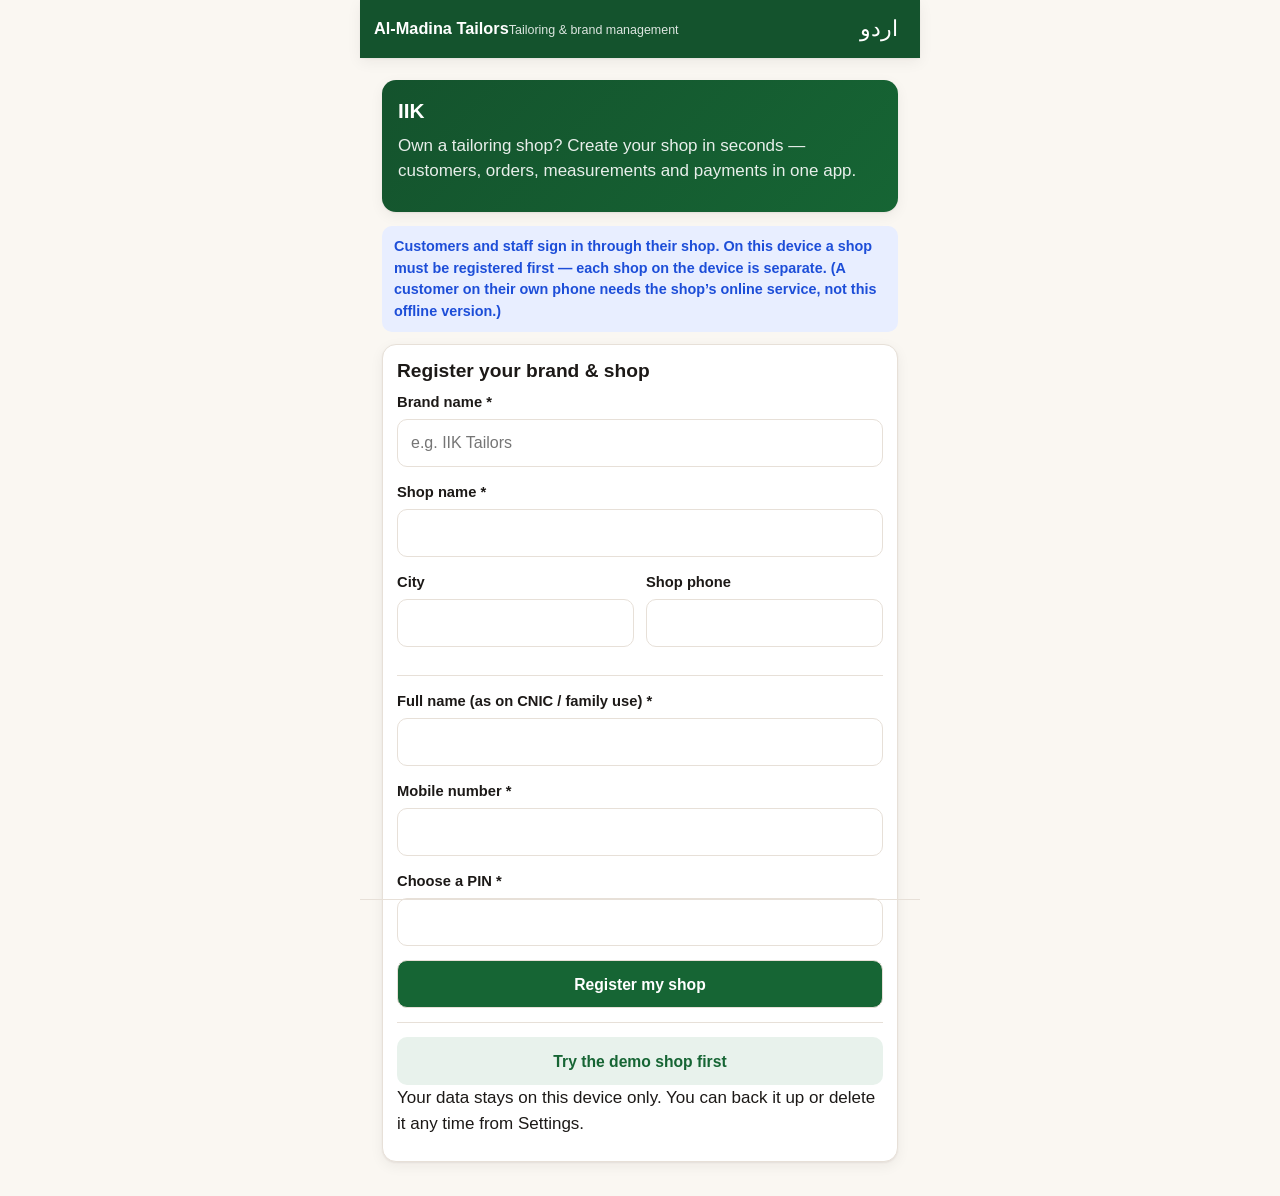
<file: index.html>
<!DOCTYPE html>
<html lang="en" dir="ltr">
<head>
  <meta charset="utf-8">
  <meta name="viewport" content="width=device-width, initial-scale=1, viewport-fit=cover">
  <meta name="theme-color" content="#14532d">
  <meta name="description" content="IIK — register your tailoring brand & shop. Men's and children's suit-stitching order management for Pakistan.">
  <title>IIK — Tailoring & Brand Management</title>
  <link rel="manifest" href="manifest.json">
  <link rel="icon" href="icons/icon-192.png">
  <link rel="apple-touch-icon" href="icons/icon-192.png">
  <link rel="stylesheet" href="css/app.css">
</head>
<body>
  <div id="app">
    <header class="topbar" id="topbar">
      <span class="brand"><span class="name">IIK</span><span class="sub">…</span></span>
    </header>
    <main class="content"><div id="view"><div class="card center">Loading…</div></div></main>
    <nav class="bottom-nav" id="bottomnav"></nav>
  </div>
  <div id="toast"></div>

  <script src="js/core.js"></script>
  <script src="js/i18n.js"></script>
  <script src="js/db.js"></script>
  <script src="js/app.js"></script>
  <script src="js/staff.js"></script>
  <script>
    if ('serviceWorker' in navigator) {
      window.addEventListener('load', function () {
        navigator.serviceWorker.register('service-worker.js').catch(function () {});
      });
    }
  </script>
</body>
</html>
</file>
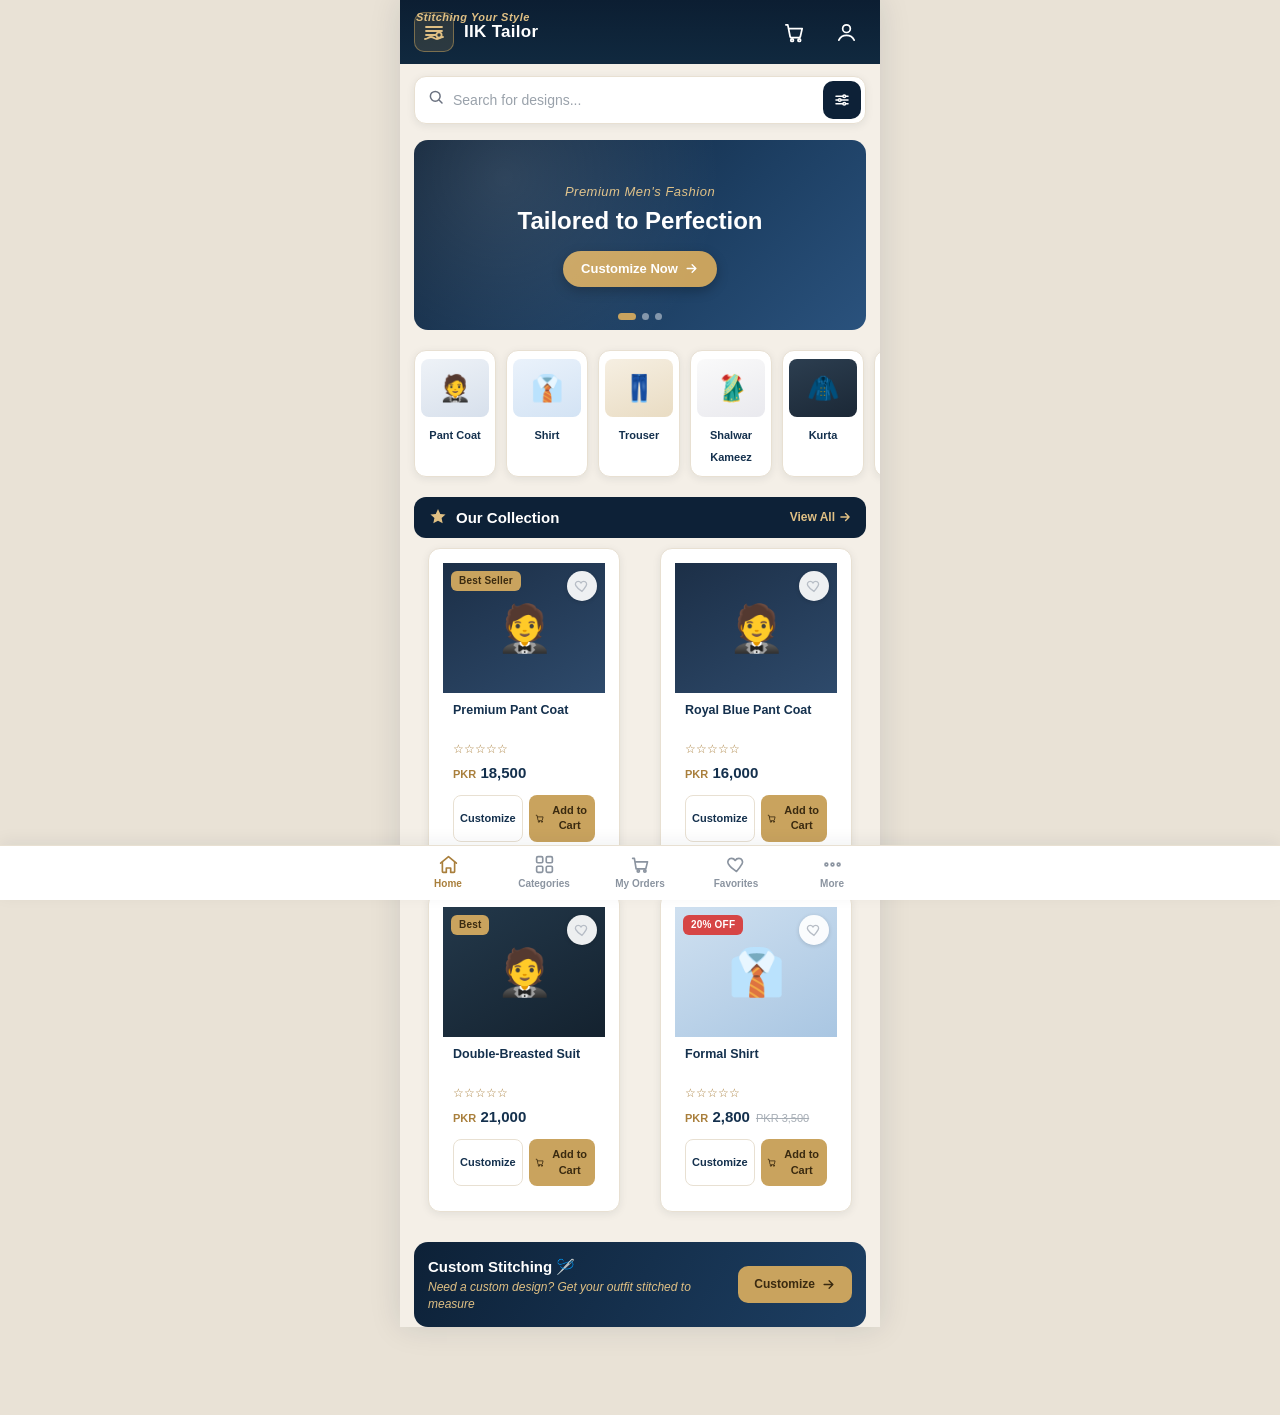
<file: home.html>
<!DOCTYPE html>
<html lang="en">
<head>
  <meta charset="utf-8">
  <meta name="viewport" content="width=device-width, initial-scale=1, viewport-fit=cover">
  <meta name="theme-color" content="#0d2137">
  <meta name="description" content="IIK Tailor — Stitching Your Style. Premium men's fashion and custom tailoring.">
  <title>IIK Tailor — Stitching Your Style</title>
  <link rel="manifest" href="manifest.json">
  <link rel="stylesheet" href="css/home.css">
</head>
<body>
<div class="shell">

  <!-- ===== Top bar ===== -->
  <header class="topbar">
    <div class="brand">
      <span class="logo" aria-hidden="true">
        <svg viewBox="0 0 24 24" fill="none" stroke="currentColor" stroke-width="1.8" stroke-linecap="round" stroke-linejoin="round">
          <path d="M4 7h16M4 11h16M4 15h10"/>
          <circle cx="17" cy="15" r="2.6"/>
          <path d="M3 19c3 0 3-2 6-2s3 2 6 2 3-2 6-2"/>
        </svg>
      </span>
      <span class="titles">
        <span class="name">IIK Tailor</span>
        <span class="tag">Stitching Your Style</span>
      </span>
    </div>
    <div class="top-actions">
      <button class="icon-btn" id="cartBtn" aria-label="Cart">
        <svg viewBox="0 0 24 24" fill="none" stroke="currentColor" stroke-width="1.8" stroke-linecap="round" stroke-linejoin="round">
          <path d="M3 4h2l2.4 12.2a1.5 1.5 0 0 0 1.5 1.2h7.7a1.5 1.5 0 0 0 1.5-1.2L20 8H6"/>
          <circle cx="9.5" cy="20" r="1.4"/><circle cx="17" cy="20" r="1.4"/>
        </svg>
        <span class="badge" id="cartCount">0</span>
      </button>
      <button class="icon-btn" id="accountBtn" aria-label="Account">
        <svg viewBox="0 0 24 24" fill="none" stroke="currentColor" stroke-width="1.8" stroke-linecap="round" stroke-linejoin="round">
          <circle cx="12" cy="8" r="4"/><path d="M4 20c1.5-3.4 4.4-5 8-5s6.5 1.6 8 5"/>
        </svg>
      </button>
    </div>
  </header>

  <!-- ===== Search ===== -->
  <div class="search-wrap">
    <label class="search">
      <span class="mag"><svg viewBox="0 0 24 24" fill="none" stroke="currentColor" stroke-width="2" stroke-linecap="round"><circle cx="11" cy="11" r="6.5"/><path d="m20 20-3.6-3.6"/></svg></span>
      <input type="search" id="searchInput" placeholder="Search for designs..." aria-label="Search for designs">
      <button class="filter" aria-label="Filters">
        <svg viewBox="0 0 24 24" fill="none" stroke="currentColor" stroke-width="2" stroke-linecap="round"><path d="M4 7h9M17 7h3M4 12h3M11 12h9M4 17h9M17 17h3"/><circle cx="15" cy="7" r="1.8"/><circle cx="9" cy="12" r="1.8"/><circle cx="15" cy="17" r="1.8"/></svg>
      </button>
    </label>
  </div>

  <!-- ===== Views ===== -->
  <main id="views">

    <!-- Sign in (Customer / Staff) -->
    <section class="view hidden" id="view-login"></section>

    <!-- Home -->
    <section class="view" id="view-home">
      <div class="hero" id="hero">
        <div class="track" id="heroTrack">
          <div class="slide s1">
            <span class="kicker">Premium Men's Fashion</span>
            <span class="title">Tailored to Perfection</span>
            <button class="cta">Customize Now
              <svg viewBox="0 0 24 24" fill="none" stroke="currentColor" stroke-width="2.2" stroke-linecap="round" stroke-linejoin="round"><path d="M5 12h14m-6-6 6 6-6 6"/></svg>
            </button>
          </div>
          <div class="slide s2">
            <span class="kicker">Wedding &amp; Events</span>
            <span class="title">Made-to-Measure Suits</span>
            <button class="cta">Book a Fitting
              <svg viewBox="0 0 24 24" fill="none" stroke="currentColor" stroke-width="2.2" stroke-linecap="round" stroke-linejoin="round"><path d="M5 12h14m-6-6 6 6-6 6"/></svg>
            </button>
          </div>
          <div class="slide s3">
            <span class="kicker">Festive Collection</span>
            <span class="title">Elegant Shalwar Kameez</span>
            <button class="cta">Shop Now
              <svg viewBox="0 0 24 24" fill="none" stroke="currentColor" stroke-width="2.2" stroke-linecap="round" stroke-linejoin="round"><path d="M5 12h14m-6-6 6 6-6 6"/></svg>
            </button>
          </div>
        </div>
        <div class="dots" id="heroDots">
          <button class="on" aria-label="Slide 1"></button>
          <button aria-label="Slide 2"></button>
          <button aria-label="Slide 3"></button>
        </div>
      </div>

      <nav class="chips" id="home-chips" aria-label="Categories"></nav>

      <div class="section-head">
        <span class="left">
          <span class="star"><svg viewBox="0 0 24 24" fill="currentColor"><path d="M12 2.5l2.7 5.8 6.3.7-4.7 4.3 1.3 6.2L12 16.6 6.4 19.5l1.3-6.2L3 9l6.3-.7z"/></svg></span>
          Our Collection
        </span>
        <a class="view" href="#" id="viewAll">View All
          <svg viewBox="0 0 24 24" fill="none" stroke="currentColor" stroke-width="2.4" stroke-linecap="round" stroke-linejoin="round"><path d="M5 12h14m-6-6 6 6-6 6"/></svg>
        </a>
      </div>

      <div class="grid" id="home-grid"></div>

      <div class="promo">
        <div class="txt">
          <div class="h">Custom Stitching 🪡</div>
          <div class="s">Need a custom design? Get your outfit stitched to measure</div>
        </div>
        <button class="btn" id="customizeBtn">Customize
          <svg viewBox="0 0 24 24" fill="none" stroke="currentColor" stroke-width="2.2" stroke-linecap="round" stroke-linejoin="round"><path d="M5 12h14m-6-6 6 6-6 6"/></svg>
        </button>
      </div>
    </section>

    <!-- Categories -->
    <section class="view hidden" id="view-search"></section>

    <!-- Categories -->
    <section class="view hidden" id="view-categories"></section>

    <!-- Product detail -->
    <section class="view hidden" id="view-product"></section>

    <!-- Cart -->
    <section class="view hidden" id="view-cart"></section>

    <!-- Favorites -->
    <section class="view hidden" id="view-favorites"></section>

    <!-- Orders -->
    <section class="view hidden" id="view-orders"></section>

    <!-- More -->
    <section class="view hidden" id="view-more"></section>

    <!-- Custom stitching wizard -->
    <section class="view hidden" id="view-custom"></section>

    <!-- Owner / Manager dashboard -->
    <section class="view hidden" id="view-manager"></section>

  </main>
</div><!-- /shell -->

<!-- ===== Bottom nav ===== -->
<nav class="bottomnav" aria-label="Main">
  <div class="inner">
    <a class="nav-item on" href="#" data-view="home">
      <svg viewBox="0 0 24 24" fill="none" stroke="currentColor" stroke-width="1.9" stroke-linecap="round" stroke-linejoin="round"><path d="M3 10.5 12 3l9 7.5"/><path d="M5 9.5V20a1 1 0 0 0 1 1h3.5v-5h5v5H18a1 1 0 0 0 1-1V9.5"/></svg>
      Home
    </a>
    <a class="nav-item" href="#" data-view="categories">
      <svg viewBox="0 0 24 24" fill="none" stroke="currentColor" stroke-width="1.9" stroke-linecap="round" stroke-linejoin="round"><rect x="3" y="3" width="7" height="7" rx="1.5"/><rect x="14" y="3" width="7" height="7" rx="1.5"/><rect x="3" y="14" width="7" height="7" rx="1.5"/><rect x="14" y="14" width="7" height="7" rx="1.5"/></svg>
      Categories
    </a>
    <a class="nav-item" href="#" data-view="orders">
      <svg viewBox="0 0 24 24" fill="none" stroke="currentColor" stroke-width="1.9" stroke-linecap="round" stroke-linejoin="round"><path d="M3 5h2l2 12h11l2-8H7"/><circle cx="9.5" cy="19.5" r="1.3"/><circle cx="17" cy="19.5" r="1.3"/></svg>
      My Orders
    </a>
    <a class="nav-item" href="#" data-view="favorites">
      <svg viewBox="0 0 24 24" fill="none" stroke="currentColor" stroke-width="1.9" stroke-linecap="round" stroke-linejoin="round"><path d="M12 20s-7-4.4-9.3-8.6C1 8.5 3 5 6.3 5c2 0 3.4 1.1 4.2 2.4.8-1.3 2.2-2.4 4.2-2.4C18 5 20 8.5 18.3 11.4 16 15.6 12 20 12 20z"/></svg>
      Favorites
    </a>
    <a class="nav-item" href="#" data-view="more">
      <svg viewBox="0 0 24 24" fill="none" stroke="currentColor" stroke-width="1.9" stroke-linecap="round" stroke-linejoin="round"><circle cx="5" cy="12" r="1.6"/><circle cx="12" cy="12" r="1.6"/><circle cx="19" cy="12" r="1.6"/></svg>
      More
    </a>
  </div>
</nav>

<div id="toast"></div>

<script src="js/store.js"></script>
<script>
/* Hero carousel (home view only) */
(function () {
  var track = document.getElementById('heroTrack');
  var dots = Array.prototype.slice.call(document.querySelectorAll('#heroDots button'));
  var idx = 0, timer;
  function go(i) {
    idx = (i + dots.length) % dots.length;
    track.style.transform = 'translateX(-' + (idx * 100) + '%)';
    dots.forEach(function (d, j) { d.classList.toggle('on', j === idx); });
  }
  function auto() { clearInterval(timer); timer = setInterval(function () { go(idx + 1); }, 4000); }
  dots.forEach(function (d, i) { d.addEventListener('click', function () { go(i); auto(); }); });
  auto();
  var viewAll = document.getElementById('viewAll');
  if (viewAll) viewAll.addEventListener('click', function (e) { e.preventDefault(); window.Store.show('categories'); });
  var customize = document.getElementById('customizeBtn');
  if (customize) customize.addEventListener('click', function () { window.Store.show('custom'); });
})();
</script>
</body>
</html>
</file>
<file: css/app.css>
/* =====================================================================
   app.css — Design system. Mobile-first, RTL-aware, warm & trustworthy.
   ===================================================================== */
:root {
  --bg: #faf7f2;
  --surface: #ffffff;
  --surface-2: #f4efe8;
  --ink: #1c1917;
  --ink-2: #57534e;
  --ink-3: #a8a29e;
  --line: #e7e0d8;
  --primary: #14532d;
  --primary-2: #166534;
  --primary-soft: #e8f2ec;
  --accent: #b45309;
  --accent-2: #d97706;
  --accent-soft: #fdf1e3;
  --danger: #b91c1c;
  --danger-soft: #fdecec;
  --info: #1d4ed8;
  --info-soft: #e8eeff;
  --ok: #15803d;
  --ok-soft: #e7f5ea;
  --warn: #a16207;
  --warn-soft: #fdf5e0;
  --radius: 14px;
  --radius-sm: 10px;
  --shadow: 0 1px 2px rgba(28,25,23,.06), 0 4px 14px rgba(28,25,23,.06);
  --shadow-lg: 0 8px 30px rgba(28,25,23,.16);
  --tap: 48px;
  --maxw: 560px;
}

* { box-sizing: border-box; }
html, body { margin: 0; padding: 0; }
body {
  font-family: -apple-system, "Segoe UI", Roboto, "Noto Nastaliq Urdu", "Noto Naskh Arabic", Arial, sans-serif;
  background: var(--bg);
  color: var(--ink);
  line-height: 1.5;
  font-size: 16px;
  -webkit-text-size-adjust: 100%;
  min-height: 100vh;
}
[dir="rtl"] body, [dir="rtl"] input, [dir="rtl"] textarea { font-family: "Noto Nastaliq Urdu", "Noto Naskh Arabic", "Segoe UI", Arial, sans-serif; }
a { color: var(--primary-2); text-decoration: none; }
button { font: inherit; cursor: pointer; }
input, select, textarea { font: inherit; color: var(--ink); }
h1, h2, h3, h4 { margin: 0 0 .4em; line-height: 1.25; font-weight: 700; }
h1 { font-size: 1.5rem; }
h2 { font-size: 1.2rem; }
h3 { font-size: 1.05rem; }
p { margin: 0 0 .6em; }
small { color: var(--ink-2); }
.muted { color: var(--ink-2); }
.center { text-align: center; }

/* ---------- App shell ---------- */
#app { max-width: var(--maxw); margin: 0 auto; min-height: 100vh; display: flex; flex-direction: column; }
header.topbar {
  position: sticky; top: 0; z-index: 40;
  background: var(--primary); color: #fff;
  display: flex; align-items: center; gap: 10px;
  padding: 10px 14px; min-height: 56px;
  box-shadow: var(--shadow);
}
header.topbar .logo { width: 36px; height: 36px; border-radius: 8px; object-fit: cover; background: rgba(255,255,255,.15); flex: none; }
header.topbar .brand { flex: 1; min-width: 0; }
header.topbar .brand .name { font-weight: 700; font-size: 1.02rem; white-space: nowrap; overflow: hidden; text-overflow: ellipsis; }
header.topbar .brand .sub { font-size: .78rem; opacity: .85; white-space: nowrap; overflow: hidden; text-overflow: ellipsis; }
header.topbar .icon-btn { color: #fff; }

main.content { flex: 1; padding: 14px; padding-bottom: 84px; }
nav.bottom-nav {
  position: fixed; bottom: 0; left: 0; right: 0; z-index: 40;
  max-width: var(--maxw); margin: 0 auto;
  background: var(--surface); border-top: 1px solid var(--line);
  display: flex; overflow-x: auto;
  padding-bottom: env(safe-area-inset-bottom, 0);
}
nav.bottom-nav button {
  flex: 1; min-width: 64px; border: none; background: none;
  padding: 8px 4px 10px; color: var(--ink-2);
  display: flex; flex-direction: column; align-items: center; gap: 2px;
  font-size: .68rem; white-space: nowrap;
}
nav.bottom-nav button .ic { font-size: 1.35rem; line-height: 1; }
nav.bottom-nav button.active { color: var(--primary-2); font-weight: 700; }
nav.bottom-nav button .badge {
  position: absolute; margin-top: -2px;
  min-width: 16px; height: 16px; padding: 0 4px; border-radius: 8px;
  background: var(--danger); color: #fff; font-size: .6rem; font-weight: 700;
  display: flex; align-items: center; justify-content: center;
}

/* ---------- Cards & surfaces ---------- */
.card { background: var(--surface); border: 1px solid var(--line); border-radius: var(--radius); padding: 14px; margin-bottom: 12px; box-shadow: var(--shadow); }
.card.tinted { background: var(--surface-2); }
.card.tap { cursor: pointer; transition: transform .05s ease; }
.card.tap:active { transform: scale(.99); }
.card-row { display: flex; align-items: center; gap: 10px; }
.card-row .grow { flex: 1; min-width: 0; }
.hero {
  background: linear-gradient(135deg, var(--primary), var(--primary-2));
  color: #fff; border-radius: var(--radius); padding: 18px 16px; margin-bottom: 14px;
  box-shadow: var(--shadow);
}
.hero h1 { font-size: 1.3rem; }
.hero p { opacity: .9; }
.section-title { font-size: .82rem; text-transform: uppercase; letter-spacing: .04em; color: var(--ink-3); margin: 18px 0 8px; font-weight: 700; }

/* ---------- Buttons ---------- */
.btn {
  display: inline-flex; align-items: center; justify-content: center; gap: 8px;
  min-height: var(--tap); padding: 0 18px; border-radius: var(--radius-sm);
  border: 1px solid transparent; font-weight: 700; font-size: .98rem;
  background: var(--surface); color: var(--ink); border-color: var(--line);
  transition: filter .1s ease, transform .05s ease;
  text-align: center;
}
.btn:active { transform: scale(.98); }
.btn.primary { background: var(--primary-2); color: #fff; }
.btn.accent { background: var(--accent); color: #fff; }
.btn.ghost { background: transparent; border-color: var(--line); }
.btn.danger { background: var(--danger-soft); color: var(--danger); border-color: transparent; }
.btn.soft { background: var(--primary-soft); color: var(--primary-2); border-color: transparent; }
.btn.block { display: flex; width: 100%; }
.btn.sm { min-height: 36px; padding: 0 12px; font-size: .86rem; border-radius: 8px; }
.btn:disabled { opacity: .5; cursor: not-allowed; }
.btn-row { display: flex; gap: 10px; flex-wrap: wrap; }
.btn-row .btn { flex: 1; }
.btn-row .btn.auto { flex: none; }

.icon-btn {
  border: none; background: none; font-size: 1.4rem; line-height: 1;
  padding: 8px; border-radius: 10px; color: var(--ink-2);
}

/* ---------- Forms ---------- */
.field { margin-bottom: 14px; }
.field label { display: block; font-weight: 600; margin-bottom: 6px; font-size: .92rem; }
.field label .req { color: var(--danger); }
.field .hint { font-size: .8rem; color: var(--ink-3); margin-top: 4px; }
.input, select.input, textarea.input {
  width: 100%; min-height: var(--tap); padding: 11px 13px;
  border: 1px solid var(--line); border-radius: var(--radius-sm);
  background: var(--surface); font-size: 1rem;
}
textarea.input { min-height: 88px; resize: vertical; }
.input:focus { outline: 2px solid var(--primary-2); outline-offset: 1px; border-color: transparent; }
.input.err { border-color: var(--danger); }
.field-err { color: var(--danger); font-size: .8rem; margin-top: 4px; }
.form-grid { display: grid; grid-template-columns: 1fr 1fr; gap: 0 12px; }
.form-grid .full { grid-column: 1 / -1; }
.check { display: flex; align-items: center; gap: 10px; padding: 10px 0; }
.check input { width: 22px; height: 22px; }

/* ---------- Chips / badges / tags ---------- */
.chip { display: inline-flex; align-items: center; gap: 6px; padding: 8px 14px; border-radius: 999px; border: 1px solid var(--line); background: var(--surface); font-weight: 600; font-size: .9rem; min-height: 40px; }
.chip.selected { background: var(--primary-2); color: #fff; border-color: var(--primary-2); }
.chip-row { display: flex; gap: 8px; flex-wrap: wrap; }
.badge { display: inline-flex; align-items: center; padding: 3px 10px; border-radius: 999px; font-size: .74rem; font-weight: 700; white-space: nowrap; }
.badge.ok { background: var(--ok-soft); color: var(--ok); }
.badge.warn { background: var(--warn-soft); color: var(--warn); }
.badge.danger { background: var(--danger-soft); color: var(--danger); }
.badge.info { background: var(--info-soft); color: var(--info); }
.badge.soft { background: var(--surface-2); color: var(--ink-2); }
.badge.dark { background: var(--primary-soft); color: var(--primary-2); }
.tag { display: inline-block; padding: 2px 8px; border-radius: 6px; background: var(--surface-2); font-size: .78rem; color: var(--ink-2); }

/* ---------- Stepper / progress ---------- */
.stepper { display: flex; align-items: center; overflow-x: auto; padding: 4px 0 10px; }
.stepper .step { display: flex; flex-direction: column; align-items: center; min-width: 74px; flex: 1; }
.stepper .dot { width: 30px; height: 30px; border-radius: 50%; display: flex; align-items: center; justify-content: center; font-size: .8rem; font-weight: 700; background: var(--surface-2); color: var(--ink-3); border: 2px solid var(--line); }
.stepper .step.done .dot { background: var(--primary-2); color: #fff; border-color: var(--primary-2); }
.stepper .step.current .dot { background: var(--accent); color: #fff; border-color: var(--accent); }
.stepper .lbl { font-size: .66rem; margin-top: 4px; color: var(--ink-2); text-align: center; max-width: 80px; }
.progress-track { height: 8px; border-radius: 6px; background: var(--surface-2); overflow: hidden; }
.progress-track > div { height: 100%; background: var(--primary-2); border-radius: 6px; }

/* ---------- Lists ---------- */
.list { list-style: none; margin: 0; padding: 0; }
.list li { padding: 12px 4px; border-bottom: 1px solid var(--line); display: flex; align-items: center; gap: 10px; }
.list li:last-child { border-bottom: none; }
.kv { display: flex; justify-content: space-between; gap: 12px; padding: 7px 0; border-bottom: 1px dashed var(--line); }
.kv:last-child { border-bottom: none; }
.kv .k { color: var(--ink-2); flex: none; }
.kv .v { text-align: end; font-weight: 600; word-break: break-word; }
.stat-grid { display: grid; grid-template-columns: 1fr 1fr; gap: 10px; }
.stat { background: var(--surface); border: 1px solid var(--line); border-radius: var(--radius-sm); padding: 12px; }
.stat .n { font-size: 1.35rem; font-weight: 800; }
.stat .l { font-size: .76rem; color: var(--ink-2); }

/* ---------- Tabs ---------- */
.tabs { display: flex; gap: 6px; overflow-x: auto; border-bottom: 1px solid var(--line); margin-bottom: 12px; }
.tabs button { border: none; background: none; padding: 10px 14px; font-weight: 700; color: var(--ink-2); border-bottom: 3px solid transparent; white-space: nowrap; }
.tabs button.active { color: var(--primary-2); border-bottom-color: var(--primary-2); }

/* ---------- Table (desktop-friendly) ---------- */
.table-wrap { overflow-x: auto; }
table.data { width: 100%; border-collapse: collapse; font-size: .9rem; }
table.data th, table.data td { padding: 9px 8px; text-align: start; border-bottom: 1px solid var(--line); white-space: nowrap; }
table.data th { color: var(--ink-2); font-size: .78rem; text-transform: uppercase; letter-spacing: .03em; }
table.data tr:last-child td { border-bottom: none; }

/* ---------- Modal / sheet ---------- */
.overlay { position: fixed; inset: 0; background: rgba(28,25,23,.45); z-index: 60; display: flex; align-items: flex-end; justify-content: center; }
.sheet { background: var(--surface); width: 100%; max-width: var(--maxw); max-height: 92vh; overflow-y: auto; border-radius: 20px 20px 0 0; padding: 16px 16px 28px; animation: slideUp .18s ease; }
.overlay.centered { align-items: center; padding: 20px; }
.overlay.centered .sheet { border-radius: var(--radius); max-height: 88vh; }
.sheet .grabber { width: 44px; height: 5px; border-radius: 3px; background: var(--line); margin: 0 auto 14px; }
@keyframes slideUp { from { transform: translateY(24px); opacity: .6; } to { transform: translateY(0); opacity: 1; } }
.sheet h2 { margin-top: 0; }

/* ---------- Toast ---------- */
#toast {
  position: fixed; bottom: 90px; left: 50%; transform: translateX(-50%);
  z-index: 80; background: var(--ink); color: #fff; padding: 11px 18px;
  border-radius: 999px; font-weight: 600; font-size: .9rem; box-shadow: var(--shadow-lg);
  max-width: 88vw; text-align: center; opacity: 0; pointer-events: none; transition: opacity .2s;
}
#toast.show { opacity: 1; }
#toast.danger { background: var(--danger); }
#toast.ok { background: var(--ok); }

/* ---------- Empty states ---------- */
.empty { text-align: center; padding: 34px 16px; color: var(--ink-3); }
.empty .ic { font-size: 2.6rem; margin-bottom: 8px; }
.empty p { margin: 0; }

/* ---------- Search ---------- */
.searchbar { display: flex; gap: 8px; margin-bottom: 12px; }
.searchbar .input { flex: 1; }

/* ---------- Misc ---------- */
.avatar { width: 42px; height: 42px; border-radius: 50%; background: var(--primary-soft); color: var(--primary-2); display: flex; align-items: center; justify-content: center; font-weight: 800; flex: none; }
.row { display: flex; gap: 10px; align-items: center; }
.gap-sm { gap: 6px; }
.wrap { flex-wrap: wrap; }
.grow { flex: 1; min-width: 0; }
.mt { margin-top: 12px; } .mt-lg { margin-top: 22px; }
.mb { margin-bottom: 12px; }
.divider { height: 1px; background: var(--line); margin: 14px 0; }
.banner { padding: 10px 12px; border-radius: var(--radius-sm); margin-bottom: 12px; font-weight: 600; font-size: .9rem; }
.banner.warn { background: var(--warn-soft); color: var(--warn); }
.banner.info { background: var(--info-soft); color: var(--info); }
.banner.danger { background: var(--danger-soft); color: var(--danger); }
.demo-banner { background: repeating-linear-gradient(45deg, var(--accent-soft), var(--accent-soft) 10px, #fff 10px, #fff 20px); color: var(--accent); }
.price-line { font-weight: 800; font-size: 1.15rem; color: var(--primary-2); }
.mono { font-family: ui-monospace, "SF Mono", Menlo, Consolas, monospace; }
.recovery-box { font-family: ui-monospace, "SF Mono", Menlo, Consolas, monospace; font-size: 1.4rem; font-weight: 700; letter-spacing: .12em; text-align: center; padding: 18px 10px; border: 2px dashed var(--primary-2); border-radius: var(--radius); background: var(--primary-soft); color: var(--primary-2); user-select: all; margin-bottom: 14px; }
.recovery-box small { display: block; font-size: .8rem; font-weight: 400; letter-spacing: 0; color: var(--muted); margin-top: 6px; }
textarea.ta-copy { font-family: ui-monospace, Menlo, Consolas, monospace; font-size: .88rem; min-height: 130px; }
.photo-thumb { width: 64px; height: 64px; border-radius: 10px; object-fit: cover; border: 1px solid var(--line); }
.logo-preview { width: 56px; height: 56px; border-radius: 12px; object-fit: cover; border: 1px solid var(--line); }
.alert-inline { background: var(--danger-soft); color: var(--danger); padding: 8px 12px; border-radius: var(--radius-sm); margin: 8px 0; font-size: .88rem; }
.hidden { display: none !important; }

@media (min-width: 700px) {
  body { font-size: 17px; }
  main.content { padding: 22px; }
}

@media print {
  header.topbar, nav.bottom-nav, .no-print { display: none !important; }
  body { background: #fff; }
  .card { box-shadow: none; border: 1px solid #ccc; }
}
</file>
<file: css/home.css>
/* =====================================================================
   home.css — "Pakistan Tailor" storefront home page.
   Mobile-first, cream/navy/gold palette. Self-contained (no framework).
   ===================================================================== */
:root {
  --navy: #0d2137;
  --navy-2: #14304d;
  --navy-3: #1d3f63;
  --gold: #c9a35e;
  --gold-2: #e0c084;
  --gold-deep: #a97f3c;
  --cream: #f4efe7;
  --cream-2: #faf6ef;
  --card: #ffffff;
  --ink: #14304d;
  --ink-soft: #6b7280;
  --line: #e8e0d2;
  --red: #d64545;
  --radius: 14px;
  --shadow: 0 2px 8px rgba(13,33,55,.08);
  --maxw: 480px;
}

* { box-sizing: border-box; -webkit-tap-highlight-color: transparent; }
html, body { margin: 0; padding: 0; }
body {
  font-family: "Segoe UI", -apple-system, Roboto, Arial, sans-serif;
  background: #e9e2d6;
  color: var(--ink);
  line-height: 1.4;
  padding-bottom: 76px; /* room for bottom nav */
}
img { max-width: 100%; display: block; }
a { color: inherit; text-decoration: none; }
button { font: inherit; cursor: pointer; border: 0; background: none; }

.shell {
  max-width: var(--maxw);
  margin: 0 auto;
  background: var(--cream);
  min-height: 100vh;
  box-shadow: 0 0 30px rgba(13,33,55,.12);
}

/* ---------------- Top bar ---------------- */
.topbar {
  position: sticky; top: 0; z-index: 20;
  background: linear-gradient(180deg, #0c1e32, #10293f);
  color: #fff;
  padding: 12px 14px;
  display: flex; align-items: center; justify-content: space-between; gap: 12px;
}
.brand { display: flex; align-items: center; gap: 10px; }
.brand .logo {
  width: 40px; height: 40px; flex: none;
  display: grid; place-items: center;
  background: rgba(201,163,94,.16);
  border: 1px solid rgba(201,163,94,.5);
  border-radius: 10px;
  color: var(--gold-2);
}
.brand .logo svg { width: 24px; height: 24px; }
.brand .titles { line-height: 1.1; }
.brand .titles .name { font-weight: 800; font-size: 17px; letter-spacing: .3px; display: block; }
.brand .titles .tag { color: var(--gold-2); font-size: 11px; font-style: italic; letter-spacing: .5px; }
.top-actions { display: flex; align-items: center; gap: 12px; }
.icon-btn {
  position: relative;
  width: 40px; height: 40px;
  display: grid; place-items: center;
  color: #fff; border-radius: 10px;
}
.icon-btn svg { width: 23px; height: 23px; }
.icon-btn .badge {
  position: absolute; top: 4px; right: 4px;
  min-width: 17px; height: 17px; padding: 0 4px;
  background: var(--red); color: #fff;
  font-size: 10px; font-weight: 700; line-height: 17px;
  border-radius: 9px; text-align: center;
  border: 2px solid #10293f;
}

/* ---------------- Search ---------------- */
.search-wrap { padding: 12px 14px 4px; }
.search {
  display: flex; align-items: center; gap: 8px;
  background: var(--card);
  border: 1px solid var(--line);
  border-radius: 12px;
  padding: 4px 4px 4px 12px;
  box-shadow: var(--shadow);
}
.search .mag { color: var(--ink-soft); }
.search .mag svg { width: 18px; height: 18px; }
.search input {
  flex: 1; border: 0; outline: 0; background: none;
  font-size: 14px; color: var(--ink); padding: 8px 0;
}
.search input::placeholder { color: #9aa2ab; }
.search .filter {
  width: 38px; height: 38px; flex: none;
  display: grid; place-items: center;
  background: var(--navy); color: #fff; border-radius: 10px;
}
.search .filter svg { width: 18px; height: 18px; }

/* ---------------- Hero carousel ---------------- */
.hero { position: relative; margin: 12px 14px; border-radius: var(--radius); overflow: hidden; height: 190px; }
.hero .track { display: flex; height: 100%; transition: transform .5s ease; }
.hero .slide {
  flex: 0 0 100%; height: 100%;
  display: flex; flex-direction: column; justify-content: center; align-items: center;
  text-align: center; gap: 6px; padding: 20px;
  position: relative;
}
.slide.s1 { background: linear-gradient(135deg, #0d2137 0%, #1d3f63 60%, #2a527d 100%); }
.slide.s2 { background: linear-gradient(135deg, #3a2a14 0%, #7a5a24 55%, #a97f3c 100%); }
.slide.s3 { background: linear-gradient(135deg, #1a2b1a 0%, #2f4d2f 60%, #3f6a3f 100%); }
.hero .slide::after {
  content: ""; position: absolute; inset: 0;
  background: radial-gradient(circle at 20% 20%, rgba(255,255,255,.12), transparent 55%);
  pointer-events: none;
}
.hero .kicker { color: var(--gold-2); font-style: italic; font-size: 13px; letter-spacing: .5px; }
.hero .title { color: #fff; font-size: 24px; font-weight: 800; line-height: 1.15; max-width: 300px; }
.hero .cta {
  margin-top: 10px;
  background: var(--gold); color: #fff;
  padding: 9px 18px; border-radius: 999px;
  font-weight: 700; font-size: 13px;
  display: inline-flex; align-items: center; gap: 6px;
  box-shadow: 0 4px 12px rgba(0,0,0,.25);
}
.hero .cta svg { width: 15px; height: 15px; }
.hero .dots { position: absolute; bottom: 10px; left: 0; right: 0; display: flex; justify-content: center; gap: 6px; z-index: 2; }
.hero .dots button { width: 7px; height: 7px; border-radius: 50%; background: rgba(255,255,255,.45); padding: 0; }
.hero .dots button.on { background: var(--gold); width: 18px; border-radius: 5px; }

/* ---------------- Category chips ---------------- */
.chips {
  display: flex; gap: 10px; overflow-x: auto; padding: 8px 14px 14px;
  scrollbar-width: none;
}
.chips::-webkit-scrollbar { display: none; }
.chip {
  flex: 0 0 82px;
  background: var(--card); border: 1px solid var(--line);
  border-radius: 12px; padding: 8px 6px; text-align: center;
  box-shadow: var(--shadow);
}
.chip .thumb {
  height: 58px; border-radius: 8px;
  display: grid; place-items: center; font-size: 26px; margin-bottom: 6px;
}
.chip .label { font-size: 11px; font-weight: 700; color: var(--ink); }
.thumb.t-navy { background: linear-gradient(160deg, #eef2f7, #d7e0ec); }
.thumb.t-blue { background: linear-gradient(160deg, #eaf2fb, #d3e3f4); }
.thumb.t-tan  { background: linear-gradient(160deg, #f6efe2, #e9dcc3); }
.thumb.t-white{ background: linear-gradient(160deg, #fafafa, #e9e9ee); }
.thumb.t-dark { background: linear-gradient(160deg, #2c3e50, #1b2836); }
.thumb.t-gold { background: linear-gradient(160deg, #efe3c8, #dcc79c); }

/* ---------------- Section header ---------------- */
.section-head {
  display: flex; align-items: center; justify-content: space-between;
  background: var(--navy); color: #fff;
  margin: 6px 14px; padding: 10px 14px; border-radius: 12px;
}
.section-head .left { display: flex; align-items: center; gap: 8px; font-weight: 800; font-size: 15px; }
.section-head .star { color: var(--gold-2); display: grid; place-items: center; }
.section-head .star svg { width: 20px; height: 20px; }
.section-head .view { color: var(--gold-2); font-size: 12px; font-weight: 600; display: flex; align-items: center; gap: 3px; }
.section-head .view svg { width: 14px; height: 14px; }

/* ---------------- Product grid ---------------- */
.grid {
  display: grid; grid-template-columns: 1fr 1fr; gap: 12px;
  padding: 4px 14px 6px;
}
.card {
  background: var(--card); border: 1px solid var(--line);
  border-radius: var(--radius); overflow: hidden; box-shadow: var(--shadow);
  display: flex; flex-direction: column;
}
.card .media { position: relative; height: 130px; display: grid; place-items: center; }
.card .media .ph { font-size: 46px; }
.card .media img, .card .media .ph { transition: transform .2s; }
.card:hover .media img, .card:hover .media .ph { transform: scale(1.05); }
.m-navy  { background: linear-gradient(150deg, #1c2f47, #2e4a6b); }
.m-blue  { background: linear-gradient(150deg, #cfe0f0, #a9c6e2); }
.m-tan   { background: linear-gradient(150deg, #d9c9a6, #c2ab7c); }
.m-dark  { background: linear-gradient(150deg, #23384a, #14222f); }
.m-green { background: linear-gradient(150deg, #24402e, #16291b); }
.tag {
  position: absolute; top: 8px; left: 8px; z-index: 2;
  font-size: 10px; font-weight: 800; padding: 3px 8px; border-radius: 6px;
  color: #fff; letter-spacing: .2px;
}
.tag.bestseller { background: var(--gold); color: #3a2a10; }
.tag.off { background: var(--red); }
.heart {
  position: absolute; top: 8px; right: 8px; z-index: 2;
  width: 30px; height: 30px; border-radius: 50%;
  background: rgba(255,255,255,.92); color: #b7bdc6;
  display: grid; place-items: center; box-shadow: 0 1px 4px rgba(0,0,0,.15);
}
.heart svg { width: 16px; height: 16px; }
.heart.on { color: var(--red); }
.card .body { padding: 9px 10px 11px; display: flex; flex-direction: column; gap: 4px; flex: 1; }
.card .name { font-size: 12.5px; font-weight: 700; color: var(--ink); min-height: 2.6em; }
.price-row { display: flex; align-items: baseline; gap: 6px; }
.price { font-size: 15px; font-weight: 800; color: var(--ink); }
.price .cur { color: var(--gold-deep); font-size: 11px; font-weight: 700; }
.old { font-size: 11px; color: #a6adb5; text-decoration: line-through; }
.add-cart {
  margin-top: auto;
  display: flex; align-items: center; justify-content: center; gap: 6px;
  background: var(--gold); color: #3a2a10;
  font-size: 11px; font-weight: 800; padding: 8px 6px; border-radius: 8px;
}
.add-cart svg { width: 15px; height: 15px; }
.add-cart:active { transform: scale(.98); background: var(--gold-deep); color: #fff; }

/* ---------------- Custom design banner ---------------- */
.promo {
  margin: 12px 14px;
  background: linear-gradient(120deg, #0d2137, #1d3f63);
  border-radius: var(--radius);
  padding: 14px 14px;
  display: flex; align-items: center; justify-content: space-between; gap: 12px;
  color: #fff;
}
.promo .txt .h { font-weight: 800; font-size: 15px; }
.promo .txt .s { color: var(--gold-2); font-style: italic; font-size: 12px; margin-top: 2px; }
.promo .btn {
  flex: none;
  background: var(--gold); color: #3a2a10;
  font-weight: 800; font-size: 12px; padding: 10px 16px; border-radius: 10px;
  display: inline-flex; align-items: center; gap: 6px; white-space: nowrap;
}
.promo .btn svg { width: 15px; height: 15px; }

/* ---------------- Bottom nav ---------------- */
.bottomnav {
  position: fixed; bottom: 0; left: 0; right: 0; z-index: 30;
  display: flex; justify-content: center;
  background: #fff; border-top: 1px solid var(--line);
  box-shadow: 0 -4px 16px rgba(13,33,55,.06);
}
.bottomnav .inner {
  max-width: var(--maxw); width: 100%;
  display: flex;
}
.nav-item {
  flex: 1; display: flex; flex-direction: column; align-items: center; gap: 2px;
  padding: 8px 2px 9px; color: #8b94a0; font-size: 10px; font-weight: 600;
}
.nav-item svg { width: 21px; height: 21px; }
.nav-item.on { color: var(--gold-deep); }

/* ---------------- Toast ---------------- */
#toast {
  position: fixed; bottom: 84px; left: 50%; transform: translateX(-50%);
  background: var(--navy); color: #fff; font-size: 13px;
  padding: 9px 16px; border-radius: 999px; box-shadow: var(--shadow);
  opacity: 0; pointer-events: none; transition: opacity .25s, transform .25s;
  z-index: 50; white-space: nowrap;
}
#toast.show { opacity: 1; transform: translateX(-50%) translateY(-6px); }

/* ---------------- Views / router ---------------- */
.view { display: block; }
.hidden { display: none !important; }
.m-white { background: linear-gradient(150deg, #f4f6f9, #dbe2ea); }

.page-head {
  display: flex; align-items: center; gap: 10px;
  padding: 12px 14px;
}
.page-head h1 { font-size: 18px; margin: 0; color: var(--ink); }
.page-head .back {
  width: 38px; height: 38px; border-radius: 10px;
  background: var(--card); border: 1px solid var(--line);
  color: var(--ink); font-size: 18px; font-weight: 700;
  display: grid; place-items: center; box-shadow: var(--shadow);
}

.btn-primary {
  display: flex; align-items: center; justify-content: center; gap: 8px;
  width: 100%; margin-top: 12px;
  background: var(--gold); color: #3a2a10;
  font-weight: 800; font-size: 14px; padding: 13px; border-radius: 12px;
}
.btn-primary svg { width: 18px; height: 18px; }
.btn-primary:active { transform: scale(.99); background: var(--gold-deep); color: #fff; }
.btn-ghost {
  display: flex; align-items: center; justify-content: center; gap: 8px;
  width: 100%; margin-top: 10px;
  background: var(--card); color: var(--ink);
  font-weight: 700; font-size: 14px; padding: 12px; border-radius: 12px;
  border: 1.5px solid var(--line);
}
.btn-ghost svg { width: 18px; height: 18px; }
.btn-ghost:active { background: var(--cream-2); }

/* ---------------- Empty state ---------------- */
.empty { text-align: center; padding: 60px 24px; color: var(--ink-soft); }
.empty .empty-ico { font-size: 52px; margin-bottom: 10px; }
.empty p { font-weight: 700; color: var(--ink); margin: 0 0 6px; }

/* ---------------- Categories ---------------- */
.cat-title { font-weight: 800; font-size: 15px; padding: 6px 14px; color: var(--ink); }
.cat-list { padding: 4px 14px; display: flex; flex-direction: column; gap: 10px; }
.cat-row {
  display: flex; align-items: center; gap: 12px;
  background: var(--card); border: 1px solid var(--line);
  border-radius: 12px; padding: 10px 12px; box-shadow: var(--shadow);
}
.cat-row .thumb { width: 46px; height: 46px; flex: none; border-radius: 10px; display: grid; place-items: center; font-size: 22px; }
.cat-name { font-weight: 700; font-size: 14px; }
.cat-count { margin-left: auto; color: var(--ink-soft); font-size: 12px; }
.chev { color: var(--ink-soft); font-size: 18px; font-weight: 700; }

/* ---------------- Product detail ---------------- */
.detail-media { height: 240px; display: grid; place-items: center; margin: 0 14px; border-radius: var(--radius); }
.detail-media .ph-big { font-size: 88px; }
.detail-body { padding: 14px 16px 20px; }
.detail-name { font-size: 20px; font-weight: 800; color: var(--ink); }
.detail-cat { color: var(--ink-soft); font-size: 13px; margin-top: 2px; }
.detail-price { margin-top: 10px; display: flex; align-items: baseline; gap: 8px; }
.detail-price .price { font-size: 22px; }
.detail-price .cur { color: var(--gold-deep); font-size: 13px; font-weight: 700; }
.detail-desc { color: var(--ink-soft); font-size: 14px; margin: 12px 0 4px; }

/* ---------------- Cart ---------------- */
.cart-list { padding: 0 14px; display: flex; flex-direction: column; gap: 10px; }
.cart-row {
  display: flex; align-items: center; gap: 10px; position: relative;
  background: var(--card); border: 1px solid var(--line);
  border-radius: 12px; padding: 10px; box-shadow: var(--shadow);
}
.cart-thumb { width: 54px; height: 54px; flex: none; border-radius: 10px; display: grid; place-items: center; font-size: 26px; }
.cart-info { flex: 1; min-width: 0; }
.cart-name { font-weight: 700; font-size: 13px; color: var(--ink); }
.cart-price { color: var(--ink-soft); font-size: 12px; margin: 2px 0 6px; }
.qty { display: inline-flex; align-items: center; gap: 10px; }
.qty-btn { width: 26px; height: 26px; border-radius: 7px; background: var(--cream); border: 1px solid var(--line); font-size: 16px; line-height: 1; color: var(--ink); }
.qty span { font-weight: 700; min-width: 16px; text-align: center; }
.cart-line { font-weight: 800; font-size: 13px; color: var(--ink); }
.cart-remove { position: absolute; top: 6px; right: 8px; color: var(--ink-soft); font-size: 12px; }
.cart-summary {
  position: sticky; bottom: 70px; margin: 14px; padding: 14px;
  background: var(--card); border: 1px solid var(--line); border-radius: 14px; box-shadow: var(--shadow-lg);
}
.sum-row { display: flex; justify-content: space-between; align-items: center; font-size: 15px; }
.sum-row b { font-size: 18px; color: var(--ink); }

/* ---------------- Orders ---------------- */
.orders-list { padding: 4px 14px; display: flex; flex-direction: column; gap: 12px; }
.order-card { background: var(--card); border: 1px solid var(--line); border-radius: 12px; padding: 12px; box-shadow: var(--shadow); }
.order-top { display: flex; justify-content: space-between; align-items: center; }
.order-status { background: var(--ok-soft, #e7f5ea); color: var(--ok, #15803d); font-size: 11px; font-weight: 700; padding: 3px 8px; border-radius: 999px; }
.order-date { color: var(--ink-soft); font-size: 12px; margin: 3px 0 8px; }
.order-items { border-top: 1px dashed var(--line); padding-top: 8px; display: flex; flex-direction: column; gap: 4px; }
.oi { display: flex; justify-content: space-between; font-size: 13px; color: var(--ink); }
.order-total { text-align: right; margin-top: 8px; font-size: 13px; color: var(--ink-soft); }
.order-total b { color: var(--ink); font-size: 15px; }

/* ---------------- More / profile ---------------- */
.profile { display: flex; align-items: center; gap: 12px; margin: 6px 14px 14px; background: var(--card); border: 1px solid var(--line); border-radius: 12px; padding: 14px; box-shadow: var(--shadow); }
.avatar { width: 52px; height: 52px; border-radius: 50%; background: var(--navy); color: var(--gold-2); display: grid; place-items: center; font-weight: 800; font-size: 18px; }
.profile-name { font-weight: 800; font-size: 15px; color: var(--ink); }
.profile-sub { color: var(--ink-soft); font-size: 12px; }
.menu { margin: 0 14px 14px; background: var(--card); border: 1px solid var(--line); border-radius: 12px; overflow: hidden; box-shadow: var(--shadow); }
.menu-row { display: flex; align-items: center; gap: 10px; padding: 13px 14px; font-size: 14px; font-weight: 600; color: var(--ink); border-bottom: 1px solid var(--line); }
.menu-row:last-child { border-bottom: 0; }
.menu-row span { width: 22px; text-align: center; }
.menu-row .chev { margin-left: auto; }
.menu-row.muted { color: var(--ink-soft); font-size: 12px; justify-content: center; border-bottom: 0; }

/* ---------------- Custom stitching wizard ---------------- */
.steps { display: flex; gap: 6px; margin: 4px 14px 14px; }
.steps span {
  flex: 1; text-align: center; font-size: 11px; font-weight: 700;
  padding: 8px 4px; border-radius: 8px; background: var(--card);
  border: 1px solid var(--line); color: var(--ink-soft);
}
.steps span.on { background: var(--navy); color: var(--gold-2); border-color: var(--navy); }
.custom-garments { display: grid; grid-template-columns: 1fr 1fr; gap: 10px; padding: 0 14px; }
.cg {
  display: flex; flex-direction: column; align-items: center; gap: 4px;
  background: var(--card); border: 1px solid var(--line); border-radius: 12px;
  padding: 16px 8px; box-shadow: var(--shadow);
}
.cg:active { border-color: var(--gold); }
.cg-emoji { font-size: 34px; }
.cg-emoji.big { font-size: 40px; }
.cg-label { font-weight: 800; font-size: 13px; color: var(--ink); }
.cg-price { color: var(--ink-soft); font-size: 11px; }
.custom-note { color: var(--ink-soft); font-size: 12px; text-align: center; padding: 10px 14px 0; }
.custom-garment-head { display: flex; align-items: center; gap: 12px; padding: 4px 16px 8px; }
.custom-garment-head b { font-size: 16px; color: var(--ink); }
.mf-grid { display: grid; grid-template-columns: 1fr 1fr; gap: 10px; padding: 0 14px; }
.mf { display: flex; flex-direction: column; gap: 4px; }
.mf span { font-size: 12px; font-weight: 600; color: var(--ink-soft); }
.mf input, .mf textarea {
  background: var(--card); border: 1px solid var(--line); border-radius: 10px;
  padding: 11px 12px; font-size: 14px; color: var(--ink); width: 100%;
}
.mf input:focus, .mf textarea:focus { border-color: var(--gold); outline: none; }
.mf.notes { margin: 12px 14px 0; width: calc(100% - 28px); }
.custom-sub { font-size: 13px; font-weight: 800; color: var(--ink); padding: 14px 16px 6px; }
.fchips { display: flex; flex-wrap: wrap; gap: 8px; padding: 0 14px; }
.fchip {
  padding: 8px 14px; border-radius: 999px; font-size: 13px; font-weight: 600;
  background: var(--card); border: 1px solid var(--line); color: var(--ink);
}
.fchip.on { background: var(--gold); border-color: var(--gold-deep); color: #3a2a10; }
.review-card {
  margin: 4px 14px; padding: 14px; background: var(--card);
  border: 1px solid var(--line); border-radius: 12px; box-shadow: var(--shadow);
}
.review-card .hint { font-size: 11px; color: var(--ink-soft); font-weight: 500; }
.btn-primary, .btn-ghost { margin-left: 14px; width: calc(100% - 28px); }

/* ---------------- Product photos ---------------- */
.media, .detail-media { position: relative; overflow: hidden; }
.media .ph-img, .detail-media .ph-img {
  position: absolute; inset: 0; width: 100%; height: 100%;
  object-fit: cover; z-index: 1; border-radius: inherit;
}
.media .tag, .media .heart, .detail-media .tag { z-index: 2; }
.media .heart { position: absolute; z-index: 2; }
.media .tag { position: absolute; z-index: 2; }

/* ---------------- Custom stitching note + shop toggle ---------------- */
.meas-note {
  margin: 4px 14px 10px; padding: 11px 12px; border-radius: 10px;
  background: var(--cream-2); border: 1px solid var(--line);
  color: var(--ink); font-size: 12.5px; line-height: 1.5;
}
.meas-note.ok { background: var(--ok-soft, #e7f5ea); border-color: #cbe8d3; }
.shopmeas {
  display: flex; align-items: center; gap: 8px; margin: 10px 14px;
  font-size: 13px; font-weight: 700; color: var(--ink);
}
.shopmeas input { width: 18px; height: 18px; accent-color: var(--gold-deep); }

/* ---------------- Shared: buttons, rows, titles ---------------- */
button.menu-row { width: 100%; background: none; border: 0; font: inherit; text-align: left; cursor: pointer; }
.pad { padding: 0 14px; }
.pad .btn-primary { margin: 0; width: 100%; }
.sec-title { font-size: 11px; font-weight: 800; letter-spacing: .08em; color: var(--ink-soft); padding: 14px 16px 8px; }
.avatar.sm { width: 42px; height: 42px; font-size: 14px; }
.empty.small { padding: 30px 16px; }
.empty .sub { font-size: 12px; color: var(--ink-soft); margin: 4px 0 10px; }
.btn-small {
  padding: 7px 12px; border-radius: 8px; font-size: 12px; font-weight: 700;
  background: var(--card); border: 1px solid var(--line); color: var(--ink);
}
.btn-small.solid { background: var(--navy); color: var(--gold-2); border-color: var(--navy); }

/* ---------------- Customer list ---------------- */
.cust-list { padding: 0 14px; display: flex; flex-direction: column; gap: 10px; }
.cust-row {
  display: flex; align-items: center; gap: 12px; width: 100%;
  background: var(--card); border: 1px solid var(--line); border-radius: 12px;
  padding: 10px 12px; box-shadow: var(--shadow); text-align: left;
}
.cust-row .cust-info { flex: 1; min-width: 0; display: flex; flex-direction: column; }
.cust-row .cust-info b { font-size: 14px; color: var(--ink); }
.cust-row .cust-info span { font-size: 12px; color: var(--ink-soft); }
.cust-meta { font-size: 11px; color: var(--ink-soft); }

/* ---------------- Manager dashboard ---------------- */
.mtabs { display: flex; gap: 4px; padding: 0 12px 10px; }
.mtab {
  flex: 1; padding: 8px 2px; font-size: 11px; font-weight: 800; color: var(--ink-soft);
  background: var(--card); border: 1px solid var(--line); border-radius: 8px; text-align: center;
}
.mtab.on { background: var(--navy); color: var(--gold-2); border-color: var(--navy); }
.stat-grid { display: grid; grid-template-columns: 1fr 1fr; gap: 10px; padding: 0 14px; }
.stat { background: var(--card); border: 1px solid var(--line); border-radius: 12px; padding: 14px; box-shadow: var(--shadow); }
.stat-num { display: block; font-size: 22px; font-weight: 800; color: var(--ink); }
.stat-label { font-size: 12px; color: var(--ink-soft); }
.stat .stat-num.red { color: #c0392b; }
.stat .stat-num.green { color: #1e7e34; }
.stat .stat-num.amber { color: #b45309; }
.search.mg { margin: 0 14px 10px; }
.ord-list { padding: 0 14px; display: flex; flex-direction: column; gap: 10px; }
.ord-row {
  display: flex; align-items: center; gap: 12px; width: 100%;
  background: var(--card); border: 1px solid var(--line); border-radius: 12px;
  padding: 10px 12px; box-shadow: var(--shadow); text-align: left;
}
.ord-row .ord-info { flex: 1; min-width: 0; display: flex; flex-direction: column; }
.ord-row .ord-info b { font-size: 14px; color: var(--ink); }
.ord-row .ord-info span { font-size: 12px; color: var(--ink-soft); }
.ord-badge { font-size: 10.5px; font-weight: 800; padding: 4px 8px; border-radius: 999px; white-space: nowrap; }
.ord-badge.stitch { background: #fdf0d5; color: #b45309; }
.ord-badge.warn { background: #fbe3e1; color: #c0392b; }
.ord-badge.ok { background: var(--ok-soft, #e7f5ea); color: var(--ok, #15803d); }

/* ---------------- Manager order detail ---------------- */
.mg-order-head { display: flex; align-items: center; gap: 10px; padding: 4px 14px 8px; }
.mg-order-head b { font-size: 16px; color: var(--ink); }
.back.sm { width: auto; height: auto; padding: 6px 12px; font-size: 13px; border-radius: 8px; display: inline-flex; align-items: center; gap: 4px; }
.cust-card { display: flex; align-items: center; gap: 12px; margin: 0 14px 10px; background: var(--card); border: 1px solid var(--line); border-radius: 12px; padding: 12px; box-shadow: var(--shadow); }
.cust-card .cust-info { flex: 1; min-width: 0; }
.cust-card .cust-info b { display: block; font-size: 15px; color: var(--ink); }
.cust-card .cust-info span { font-size: 12px; color: var(--ink-soft); }
.kv-card { margin: 0 14px 10px; background: var(--card); border: 1px solid var(--line); border-radius: 12px; padding: 6px 14px; box-shadow: var(--shadow); }
.kv { display: flex; justify-content: space-between; align-items: center; padding: 9px 0; border-bottom: 1px dashed var(--line); font-size: 13px; }
.kv:last-child { border-bottom: 0; }
.kv span { color: var(--ink-soft); }
.kv b { color: var(--ink); }
.kv b.bal { color: #c0392b; }
.card { margin: 0 14px 12px; background: var(--card); border: 1px solid var(--line); border-radius: 12px; padding: 14px; box-shadow: var(--shadow); }
.card-title { font-size: 15px; font-weight: 800; color: var(--ink); margin-bottom: 10px; }
.card .mf { margin: 0 0 10px; }
.card .order-items { border-top: 0; padding: 0 0 6px; }
.row2 { display: flex; gap: 10px; margin-top: 4px; }
.row2 .btn-small { flex: 1; }
.meas-hist { display: flex; align-items: center; justify-content: space-between; gap: 10px; }
.pill { font-size: 11px; font-weight: 700; padding: 4px 8px; border-radius: 999px; background: var(--cream-2); color: var(--ink-soft); }
.pill.warn { background: #fdf0d5; color: #b45309; }
.pill.ok { background: var(--ok-soft, #e7f5ea); color: var(--ok, #15803d); }
.mf select { background: var(--card); border: 1px solid var(--line); border-radius: 10px; padding: 11px 12px; font-size: 14px; color: var(--ink); width: 100%; }
.thumb.img { padding: 0; overflow: hidden; }
.thumb.img img { width: 100%; height: 100%; object-fit: cover; display: block; }

/* ---------------- Photo editor modal ---------------- */
.modal { position: fixed; inset: 0; background: rgba(13, 33, 55, .45); display: grid; place-items: center; z-index: 50; padding: 20px; }
.modal-box { background: var(--bg); border-radius: 16px; padding: 16px; width: 100%; max-width: 360px; }
.modal-title { font-weight: 800; font-size: 15px; color: var(--ink); margin-bottom: 10px; }
.ph-preview { height: 150px; border-radius: 12px; overflow: hidden; background: var(--cream-2); display: grid; place-items: center; margin-bottom: 10px; border: 1px solid var(--line); }
.ph-preview img { width: 100%; height: 100%; object-fit: cover; }
.filebtn { cursor: pointer; }
.filebtn input { display: none; }
.chip .thumb { position: relative; overflow: hidden; }
.chip-img { position: absolute; inset: 0; width: 100%; height: 100%; object-fit: cover; border-radius: inherit; }

/* ---------------- Card buttons (Add to Cart + Customize) ---------------- */
.card-btns { display: flex; gap: 6px; margin-top: 8px; }
.card-btns .add-cart { flex: 1; margin-top: 0; }
.add-cart.ghost { background: var(--card); border: 1px solid var(--line); color: var(--ink); }
.add-cart.ghost:active { background: var(--cream-2); }

/* ---------------- Order filters + catalog rows ---------------- */
.ofilters { display: flex; flex-wrap: wrap; gap: 6px; padding: 0 14px 10px; }
.pill-btn { padding: 7px 12px; border-radius: 999px; font-size: 12px; font-weight: 700; background: var(--card); border: 1px solid var(--line); color: var(--ink); }
.pill-btn.on { background: var(--navy); color: var(--gold-2); border-color: var(--navy); }
.cat-main { flex: 1; min-width: 0; display: flex; flex-direction: column; }
.cat-main b { font-size: 14px; color: var(--ink); }
.cat-main span { font-size: 12px; color: var(--ink-soft); }
.mtabs.sub { padding: 0 12px 8px; }
.mtabs.sub .mtab { flex: 1; }
.btn-ghost.danger { color: #c0392b; border-color: #eac2be; }

/* ---------------- Sign in ---------------- */
.login-wrap { min-height: 100vh; display: flex; flex-direction: column; justify-content: center; padding: 26px 18px; }
.login-back { align-self: flex-start; background: var(--card); border: 1px solid var(--line); border-radius: 8px; padding: 7px 12px; font-size: 13px; font-weight: 700; color: var(--ink); margin-bottom: 12px; cursor: pointer; }
.login-brand { text-align: center; margin-bottom: 20px; }
.login-brand .name { display: block; font-size: 30px; font-weight: 800; color: var(--navy); font-family: Georgia, 'Times New Roman', serif; }
.login-brand .tag { display: block; font-size: 12px; color: var(--gold-deep); font-weight: 700; letter-spacing: .12em; margin-top: 2px; }
.login-card { background: var(--card); border: 1px solid var(--line); border-radius: 16px; padding: 18px 16px; box-shadow: var(--shadow-lg); }
.login-roles { display: flex; border-bottom: 1px solid var(--line); margin-bottom: 14px; }
.lrole { flex: 1; padding: 10px 4px; font-size: 14px; font-weight: 700; color: var(--ink-soft); background: none; border: 0; border-bottom: 2.5px solid transparent; }
.lrole.on { color: var(--ok, #15803d); border-bottom-color: var(--ok, #15803d); }
.login-subtabs { display: flex; gap: 6px; margin-bottom: 14px; }
.lsub { flex: 1; padding: 8px 4px; font-size: 12px; font-weight: 700; background: var(--card); border: 1px solid var(--line); border-radius: 8px; color: var(--ink); }
.lsub.on { background: var(--cream-2); border-color: var(--gold); }
.lh { font-size: 16px; font-weight: 800; color: var(--ink); margin: 2px 0 12px; }
.login-card .mf { margin-bottom: 12px; }
.linkline { text-align: center; font-size: 12.5px; color: var(--ink-soft); margin: 12px 0 0; }
.forgotline { margin: 8px 0 0; }
.cart-auth-hint { font-size: 12px; color: var(--ink-soft); margin: 8px 0 0; text-align: center; }
.cart-auth-hint b { color: var(--ink); }
.measmodes { display: flex; gap: 6px; padding: 0 14px; flex-wrap: wrap; }
.mchip { flex: 1; min-width: 30%; padding: 9px 6px; border-radius: 10px; font-size: 12px; font-weight: 700; background: var(--card); border: 1px solid var(--line); color: var(--ink); cursor: pointer; }
.mchip.on { background: var(--gold); border-color: var(--gold-deep); color: #3a2a10; }
.sum-row.total { border-top: 1px dashed var(--line); padding-top: 8px; margin-top: 4px; font-weight: 800; }

/* ---------------- Ratings + promo ---------------- */
.stars { color: var(--gold-deep); font-size: 12px; margin-top: 3px; }
.stars span { color: var(--ink-soft); font-size: 11px; margin-left: 3px; }
.stars.big { font-size: 16px; }
.detail-rate { display: flex; align-items: center; gap: 8px; margin-top: 8px; }
.detail-rate .avg { font-size: 12px; color: var(--ink-soft); }
.rate-row { display: flex; align-items: center; gap: 4px; margin-top: 6px; }
.rate-row .rlbl { font-size: 12px; color: var(--ink-soft); font-weight: 700; margin-right: 4px; }
.star-btn { background: none; border: 0; font-size: 20px; color: var(--gold-deep); cursor: pointer; padding: 2px; }
.promo-ok { margin-top: 8px; font-size: 12px; font-weight: 700; color: var(--ok, #15803d); }
.sum-row.disc b { color: var(--ok, #15803d); }
.reorder-btn { margin-top: 8px; }
.link { background: none; border: 0; color: var(--ok, #15803d); font-weight: 700; font-size: 12.5px; padding: 0; }
.login-foot { text-align: center; font-size: 12px; color: var(--ink-soft); margin-top: 18px; }
</file>
